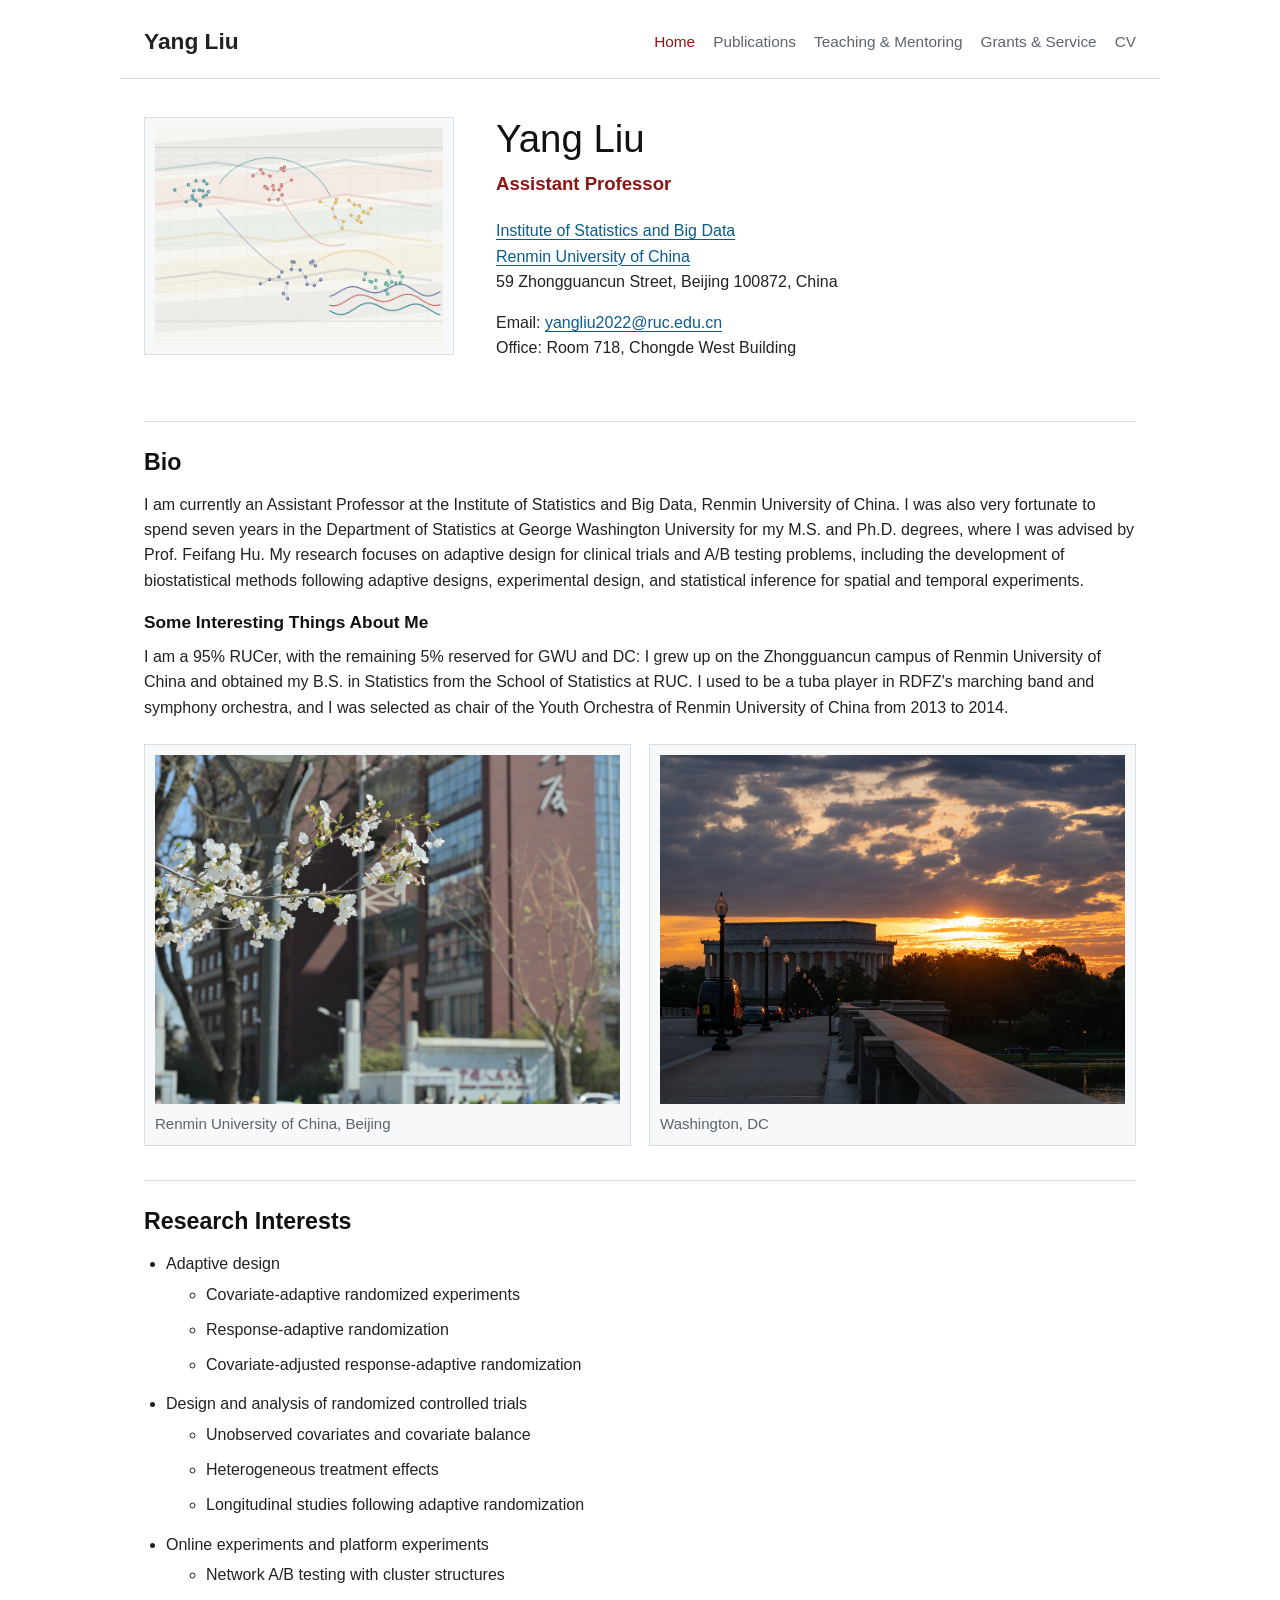
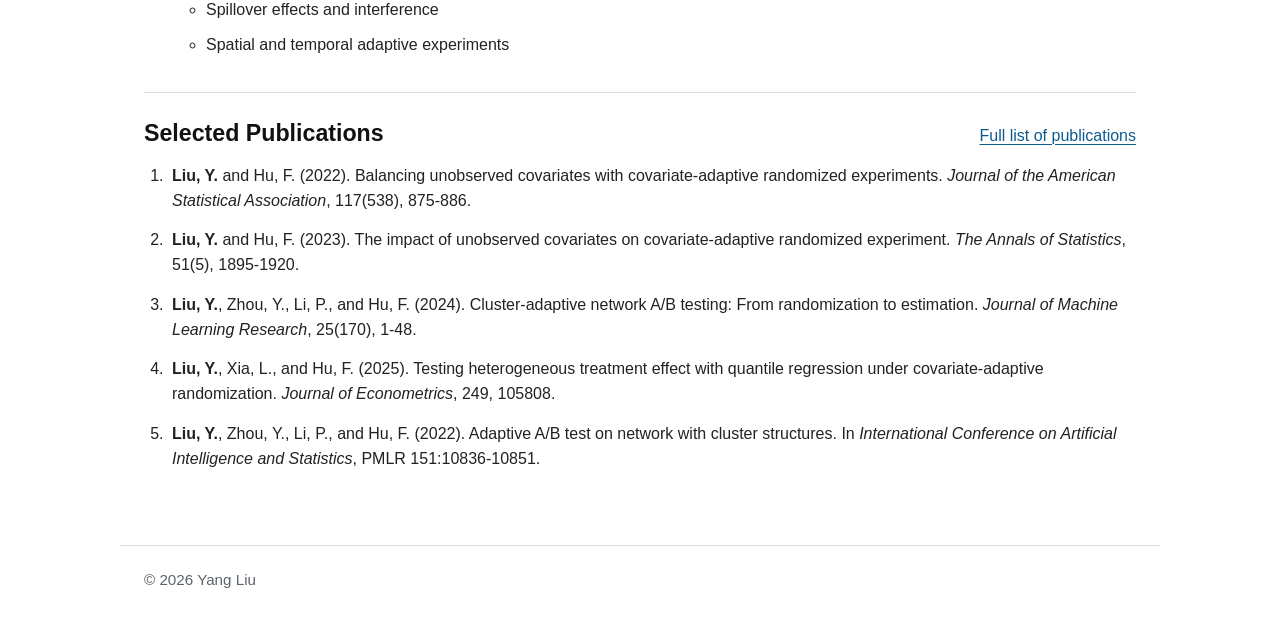
<file: index.html>
<!doctype html>
<html lang="en">
  <head>
    <meta charset="utf-8">
    <meta name="viewport" content="width=device-width, initial-scale=1">
    <meta
      name="description"
      content="Yang Liu is an Assistant Professor at the Institute of Statistics and Big Data, Renmin University of China."
    >
    <title>Yang Liu | Renmin University of China</title>
    <link rel="stylesheet" href="styles.css">
    <script defer src="script.js"></script>
  </head>
  <body data-page="home">
    <a class="skip-link" href="#main">Skip to main content</a>

    <header class="site-header">
      <div class="site-title">
        <a href="index.html">Yang Liu</a>
      </div>
      <button class="nav-toggle" type="button" aria-controls="site-nav" aria-expanded="false">
        <span></span>
        <span></span>
        <span></span>
        <span class="sr-only">Menu</span>
      </button>
      <nav class="site-nav" id="site-nav" aria-label="Primary navigation">
        <a href="index.html" data-nav="home">Home</a>
        <a href="publications.html" data-nav="publications">Publications</a>
        <a href="teaching.html" data-nav="teaching">Teaching &amp; Mentoring</a>
        <a href="service.html" data-nav="service">Grants &amp; Service</a>
        <a href="assets/yang-liu-cv.pdf">CV</a>
      </nav>
    </header>

    <main id="main" class="page">
      <section class="profile">
        <div class="profile-media">
          <img src="assets/research-visual.png" alt="Abstract visualization of experimental design and network structure">
        </div>
        <div class="profile-copy">
          <h1>Yang Liu</h1>
          <p class="position">Assistant Professor</p>
          <p>
            <a href="https://isbd.ruc.edu.cn/">Institute of Statistics and Big Data</a><br>
            <a href="https://www.ruc.edu.cn/">Renmin University of China</a><br>
            59 Zhongguancun Street, Beijing 100872, China
          </p>
          <p>
            Email:
            <a href="mailto:yangliu2022@ruc.edu.cn">yangliu2022@ruc.edu.cn</a><br>
            Office: Room 718, Chongde West Building
          </p>
        </div>
      </section>

      <section class="content-section" aria-labelledby="bio-title">
        <h2 id="bio-title">Bio</h2>
        <p>
          I am currently an Assistant Professor at the Institute of Statistics
          and Big Data, Renmin University of China. I was also very fortunate to
          spend seven years in the Department of Statistics at George Washington
          University for my M.S. and Ph.D. degrees, where I was advised by Prof.
          Feifang Hu. My research focuses on adaptive design for clinical trials
          and A/B testing problems, including the development of biostatistical
          methods following adaptive designs, experimental design, and
          statistical inference for spatial and temporal experiments.
        </p>
        <h3>Some Interesting Things About Me</h3>
        <p>
          I am a 95% RUCer, with the remaining 5% reserved for GWU and DC: I
          grew up on the Zhongguancun campus of Renmin University of China and
          obtained my B.S. in Statistics from the School of Statistics at RUC. I
          used to be a tuba player in RDFZ's marching band and symphony
          orchestra, and I was selected as chair of the Youth Orchestra of Renmin
          University of China from 2013 to 2014.
        </p>
        <div class="bio-photo-grid" aria-label="Photos from Renmin University of China and Washington DC">
          <figure>
            <img src="assets/ruc-campus.jpg" alt="Renmin University of China campus in spring">
            <figcaption>Renmin University of China, Beijing</figcaption>
          </figure>
          <figure>
            <img src="assets/washington-dc.jpg" alt="Washington DC at sunset near the Lincoln Memorial">
            <figcaption>Washington, DC</figcaption>
          </figure>
        </div>
      </section>

      <section class="content-section" aria-labelledby="research-title">
        <h2 id="research-title">Research Interests</h2>
        <ul class="nested-list">
          <li>
            Adaptive design
            <ul>
              <li>Covariate-adaptive randomized experiments</li>
              <li>Response-adaptive randomization</li>
              <li>Covariate-adjusted response-adaptive randomization</li>
            </ul>
          </li>
          <li>
            Design and analysis of randomized controlled trials
            <ul>
              <li>Unobserved covariates and covariate balance</li>
              <li>Heterogeneous treatment effects</li>
              <li>Longitudinal studies following adaptive randomization</li>
            </ul>
          </li>
          <li>
            Online experiments and platform experiments
            <ul>
              <li>Network A/B testing with cluster structures</li>
              <li>Spillover effects and interference</li>
              <li>Spatial and temporal adaptive experiments</li>
            </ul>
          </li>
        </ul>
      </section>

      <section class="content-section" aria-labelledby="selected-publications-title">
        <div class="section-with-link">
          <h2 id="selected-publications-title">Selected Publications</h2>
          <a href="publications.html">Full list of publications</a>
        </div>
        <ol class="publication-list numbered">
          <li>
            <strong>Liu, Y.</strong> and Hu, F. (2022). Balancing unobserved covariates
            with covariate-adaptive randomized experiments.
            <em>Journal of the American Statistical Association</em>, 117(538), 875-886.
          </li>
          <li>
            <strong>Liu, Y.</strong> and Hu, F. (2023). The impact of unobserved covariates
            on covariate-adaptive randomized experiment.
            <em>The Annals of Statistics</em>, 51(5), 1895-1920.
          </li>
          <li>
            <strong>Liu, Y.</strong>, Zhou, Y., Li, P., and Hu, F. (2024). Cluster-adaptive
            network A/B testing: From randomization to estimation.
            <em>Journal of Machine Learning Research</em>, 25(170), 1-48.
          </li>
          <li>
            <strong>Liu, Y.</strong>, Xia, L., and Hu, F. (2025). Testing heterogeneous
            treatment effect with quantile regression under covariate-adaptive randomization.
            <em>Journal of Econometrics</em>, 249, 105808.
          </li>
          <li>
            <strong>Liu, Y.</strong>, Zhou, Y., Li, P., and Hu, F. (2022). Adaptive A/B
            test on network with cluster structures. In
            <em>International Conference on Artificial Intelligence and Statistics</em>,
            PMLR 151:10836-10851.
          </li>
        </ol>
      </section>
    </main>

    <footer class="site-footer">
      <p>&copy; <span data-year></span> Yang Liu</p>
    </footer>
  </body>
</html>
</file>
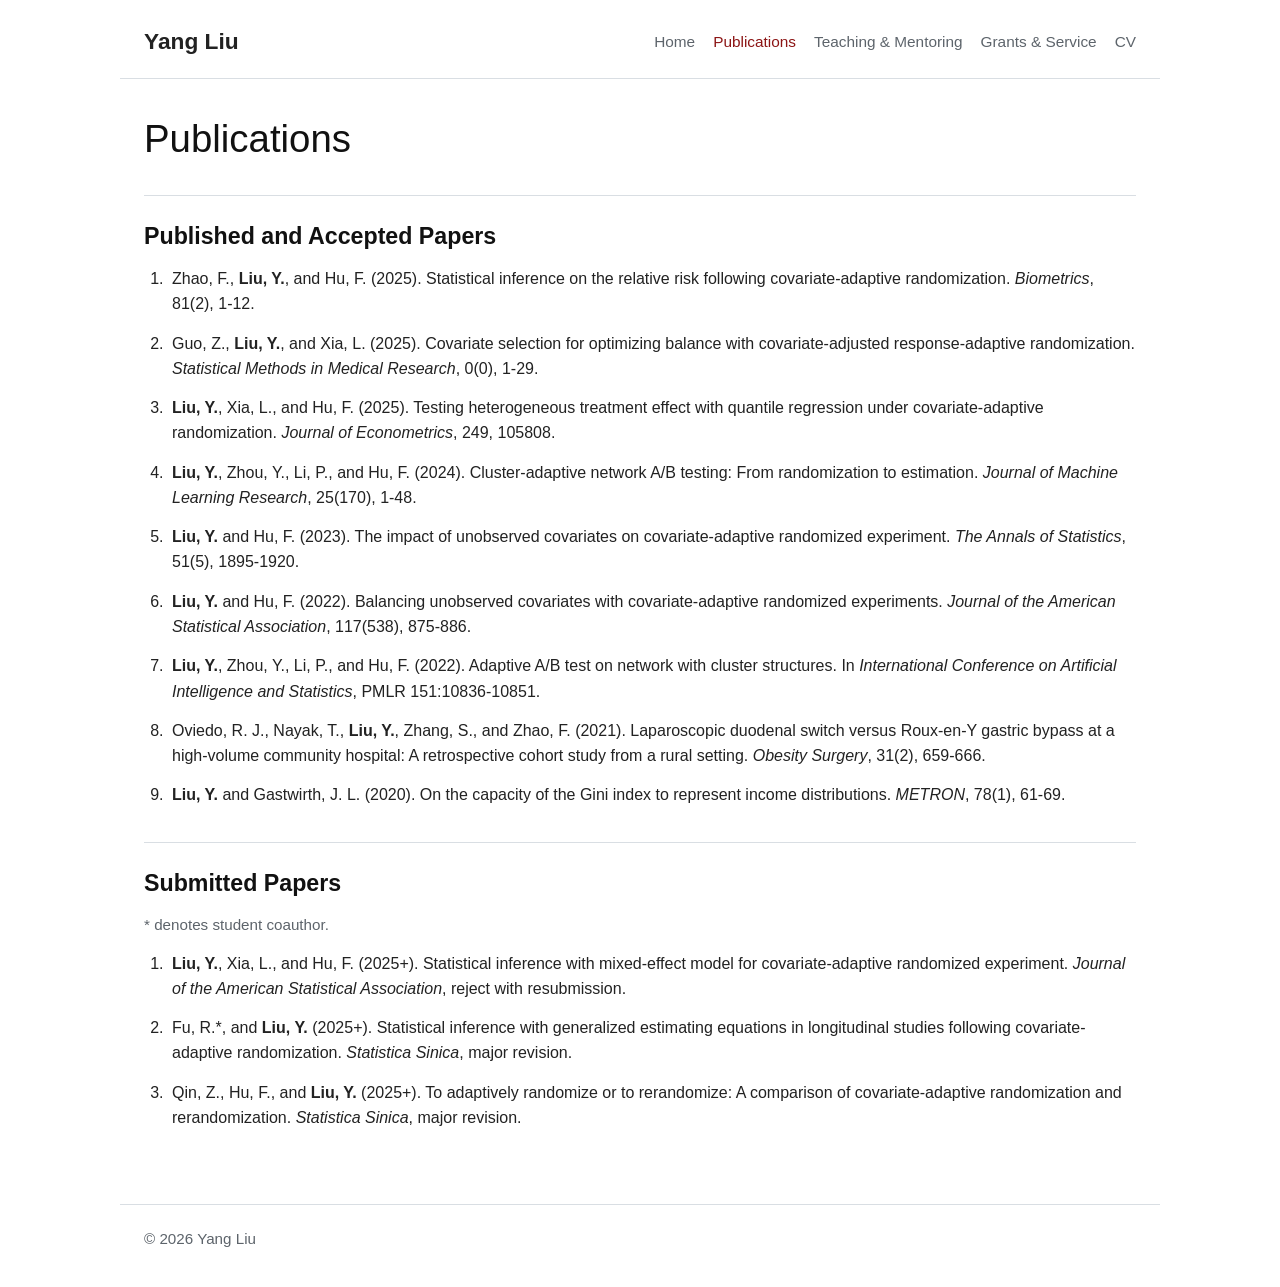
<file: publications.html>
<!doctype html>
<html lang="en">
  <head>
    <meta charset="utf-8">
    <meta name="viewport" content="width=device-width, initial-scale=1">
    <title>Publications | Yang Liu</title>
    <link rel="stylesheet" href="styles.css">
    <script defer src="script.js"></script>
  </head>
  <body data-page="publications">
    <a class="skip-link" href="#main">Skip to main content</a>

    <header class="site-header">
      <div class="site-title">
        <a href="index.html">Yang Liu</a>
      </div>
      <button class="nav-toggle" type="button" aria-controls="site-nav" aria-expanded="false">
        <span></span>
        <span></span>
        <span></span>
        <span class="sr-only">Menu</span>
      </button>
      <nav class="site-nav" id="site-nav" aria-label="Primary navigation">
        <a href="index.html" data-nav="home">Home</a>
        <a href="publications.html" data-nav="publications">Publications</a>
        <a href="teaching.html" data-nav="teaching">Teaching &amp; Mentoring</a>
        <a href="service.html" data-nav="service">Grants &amp; Service</a>
        <a href="assets/yang-liu-cv.pdf">CV</a>
      </nav>
    </header>

    <main id="main" class="page">
      <h1 class="page-title">Publications</h1>

      <section class="content-section" aria-labelledby="published-title">
        <h2 id="published-title">Published and Accepted Papers</h2>
        <ol class="publication-list numbered">
          <li>
            Zhao, F., <strong>Liu, Y.</strong>, and Hu, F. (2025). Statistical inference on
            the relative risk following covariate-adaptive randomization.
            <em>Biometrics</em>, 81(2), 1-12.
          </li>
          <li>
            Guo, Z., <strong>Liu, Y.</strong>, and Xia, L. (2025). Covariate selection for
            optimizing balance with covariate-adjusted response-adaptive randomization.
            <em>Statistical Methods in Medical Research</em>, 0(0), 1-29.
          </li>
          <li>
            <strong>Liu, Y.</strong>, Xia, L., and Hu, F. (2025). Testing heterogeneous
            treatment effect with quantile regression under covariate-adaptive randomization.
            <em>Journal of Econometrics</em>, 249, 105808.
          </li>
          <li>
            <strong>Liu, Y.</strong>, Zhou, Y., Li, P., and Hu, F. (2024). Cluster-adaptive
            network A/B testing: From randomization to estimation.
            <em>Journal of Machine Learning Research</em>, 25(170), 1-48.
          </li>
          <li>
            <strong>Liu, Y.</strong> and Hu, F. (2023). The impact of unobserved covariates
            on covariate-adaptive randomized experiment.
            <em>The Annals of Statistics</em>, 51(5), 1895-1920.
          </li>
          <li>
            <strong>Liu, Y.</strong> and Hu, F. (2022). Balancing unobserved covariates
            with covariate-adaptive randomized experiments.
            <em>Journal of the American Statistical Association</em>, 117(538), 875-886.
          </li>
          <li>
            <strong>Liu, Y.</strong>, Zhou, Y., Li, P., and Hu, F. (2022). Adaptive A/B
            test on network with cluster structures. In
            <em>International Conference on Artificial Intelligence and Statistics</em>,
            PMLR 151:10836-10851.
          </li>
          <li>
            Oviedo, R. J., Nayak, T., <strong>Liu, Y.</strong>, Zhang, S., and Zhao, F.
            (2021). Laparoscopic duodenal switch versus Roux-en-Y gastric bypass at a
            high-volume community hospital: A retrospective cohort study from a rural
            setting. <em>Obesity Surgery</em>, 31(2), 659-666.
          </li>
          <li>
            <strong>Liu, Y.</strong> and Gastwirth, J. L. (2020). On the capacity of the
            Gini index to represent income distributions. <em>METRON</em>, 78(1), 61-69.
          </li>
        </ol>
      </section>

      <section class="content-section" aria-labelledby="submitted-title">
        <h2 id="submitted-title">Submitted Papers</h2>
        <p class="note">* denotes student coauthor.</p>
        <ol class="publication-list numbered">
          <li>
            <strong>Liu, Y.</strong>, Xia, L., and Hu, F. (2025+). Statistical inference
            with mixed-effect model for covariate-adaptive randomized experiment.
            <em>Journal of the American Statistical Association</em>, reject with resubmission.
          </li>
          <li>
            Fu, R.*, and <strong>Liu, Y.</strong> (2025+). Statistical inference with
            generalized estimating equations in longitudinal studies following
            covariate-adaptive randomization. <em>Statistica Sinica</em>, major revision.
          </li>
          <li>
            Qin, Z., Hu, F., and <strong>Liu, Y.</strong> (2025+). To adaptively randomize
            or to rerandomize: A comparison of covariate-adaptive randomization and
            rerandomization. <em>Statistica Sinica</em>, major revision.
          </li>
        </ol>
      </section>
    </main>

    <footer class="site-footer">
      <p>&copy; <span data-year></span> Yang Liu</p>
    </footer>
  </body>
</html>
</file>
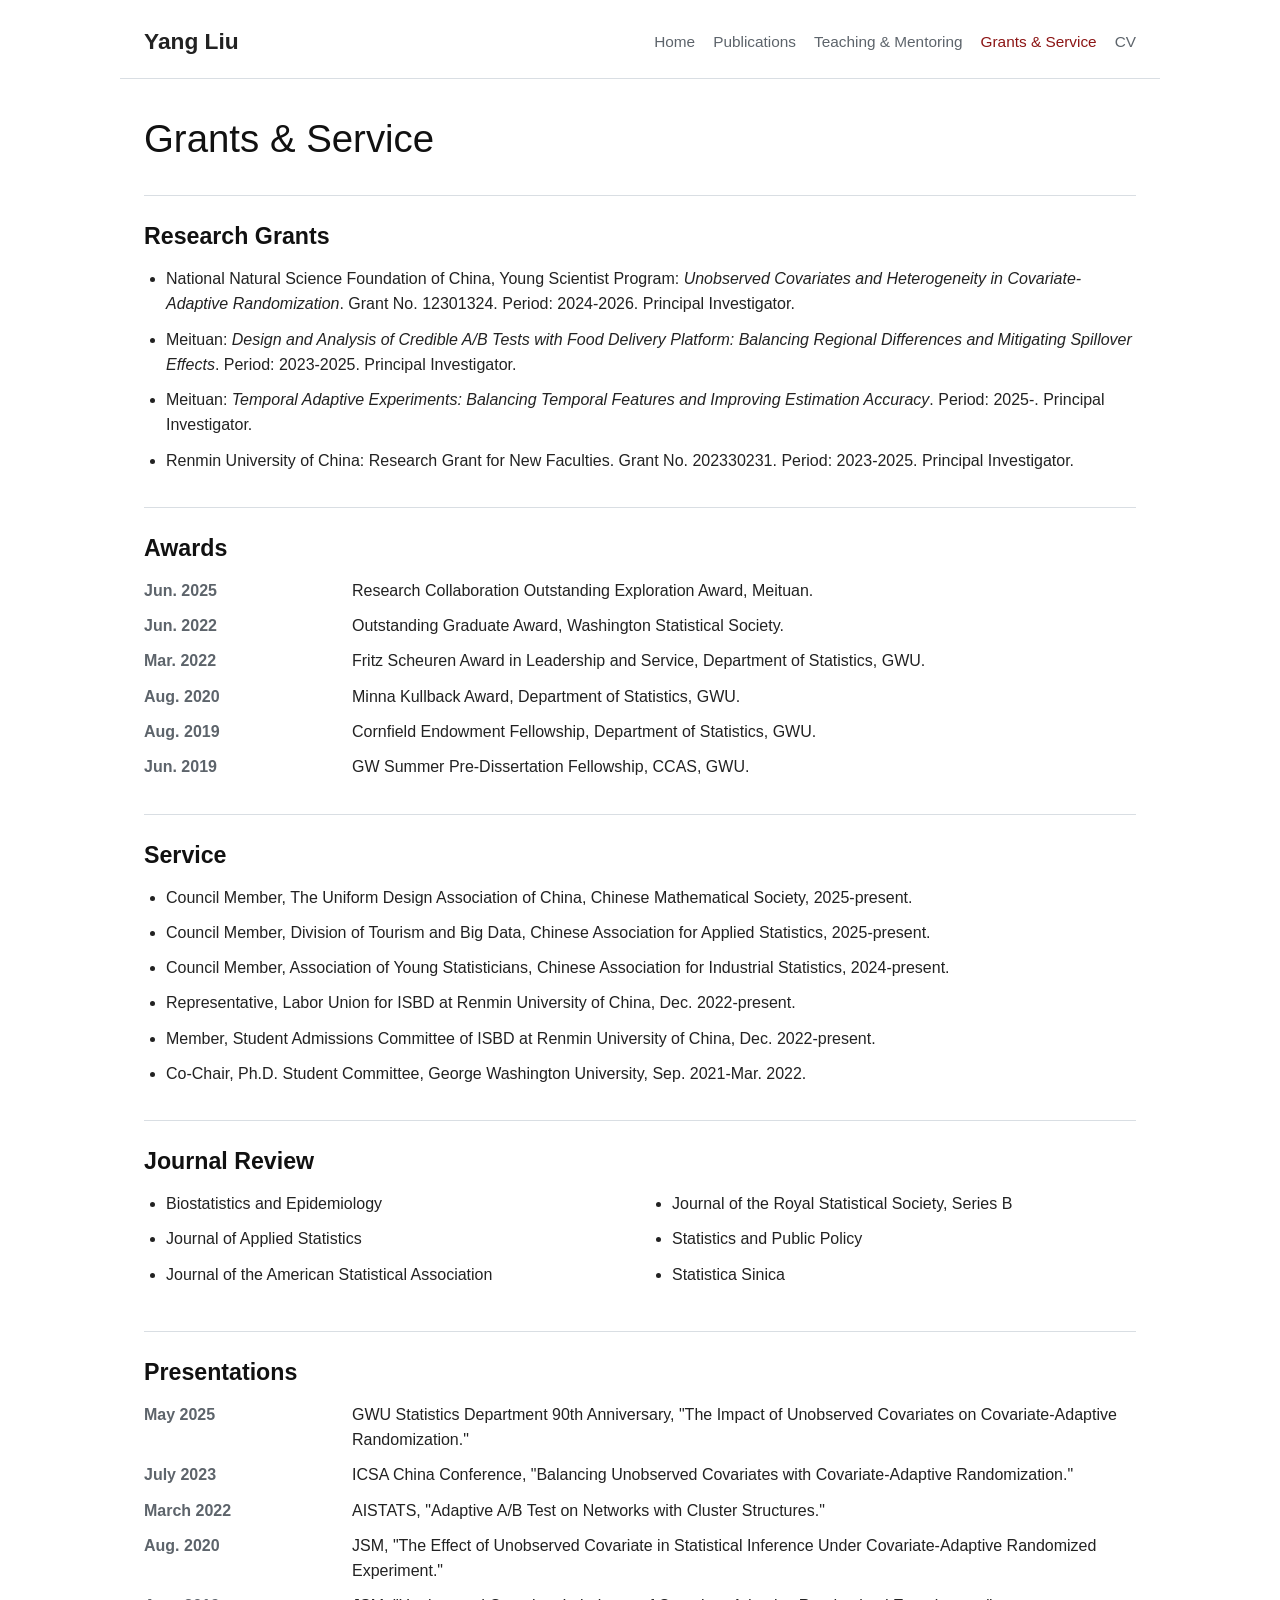
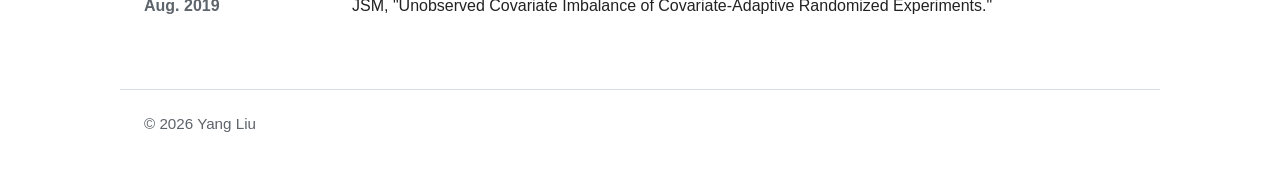
<file: service.html>
<!doctype html>
<html lang="en">
  <head>
    <meta charset="utf-8">
    <meta name="viewport" content="width=device-width, initial-scale=1">
    <title>Grants & Service | Yang Liu</title>
    <link rel="stylesheet" href="styles.css">
    <script defer src="script.js"></script>
  </head>
  <body data-page="service">
    <a class="skip-link" href="#main">Skip to main content</a>

    <header class="site-header">
      <div class="site-title">
        <a href="index.html">Yang Liu</a>
      </div>
      <button class="nav-toggle" type="button" aria-controls="site-nav" aria-expanded="false">
        <span></span>
        <span></span>
        <span></span>
        <span class="sr-only">Menu</span>
      </button>
      <nav class="site-nav" id="site-nav" aria-label="Primary navigation">
        <a href="index.html" data-nav="home">Home</a>
        <a href="publications.html" data-nav="publications">Publications</a>
        <a href="teaching.html" data-nav="teaching">Teaching &amp; Mentoring</a>
        <a href="service.html" data-nav="service">Grants &amp; Service</a>
        <a href="assets/yang-liu-cv.pdf">CV</a>
      </nav>
    </header>

    <main id="main" class="page">
      <h1 class="page-title">Grants &amp; Service</h1>

      <section class="content-section" aria-labelledby="grants-title">
        <h2 id="grants-title">Research Grants</h2>
        <ul class="simple-list">
          <li>
            National Natural Science Foundation of China, Young Scientist Program:
            <em>Unobserved Covariates and Heterogeneity in Covariate-Adaptive Randomization</em>.
            Grant No. 12301324. Period: 2024-2026. Principal Investigator.
          </li>
          <li>
            Meituan:
            <em>Design and Analysis of Credible A/B Tests with Food Delivery Platform:
            Balancing Regional Differences and Mitigating Spillover Effects</em>.
            Period: 2023-2025. Principal Investigator.
          </li>
          <li>
            Meituan:
            <em>Temporal Adaptive Experiments: Balancing Temporal Features and Improving
            Estimation Accuracy</em>. Period: 2025-. Principal Investigator.
          </li>
          <li>
            Renmin University of China: Research Grant for New Faculties.
            Grant No. 202330231. Period: 2023-2025. Principal Investigator.
          </li>
        </ul>
      </section>

      <section class="content-section" aria-labelledby="awards-title">
        <h2 id="awards-title">Awards</h2>
        <ul class="timeline-list compact">
          <li><span>Jun. 2025</span><div>Research Collaboration Outstanding Exploration Award, Meituan.</div></li>
          <li><span>Jun. 2022</span><div>Outstanding Graduate Award, Washington Statistical Society.</div></li>
          <li><span>Mar. 2022</span><div>Fritz Scheuren Award in Leadership and Service, Department of Statistics, GWU.</div></li>
          <li><span>Aug. 2020</span><div>Minna Kullback Award, Department of Statistics, GWU.</div></li>
          <li><span>Aug. 2019</span><div>Cornfield Endowment Fellowship, Department of Statistics, GWU.</div></li>
          <li><span>Jun. 2019</span><div>GW Summer Pre-Dissertation Fellowship, CCAS, GWU.</div></li>
        </ul>
      </section>

      <section class="content-section" aria-labelledby="service-title">
        <h2 id="service-title">Service</h2>
        <ul class="simple-list">
          <li>Council Member, The Uniform Design Association of China, Chinese Mathematical Society, 2025-present.</li>
          <li>Council Member, Division of Tourism and Big Data, Chinese Association for Applied Statistics, 2025-present.</li>
          <li>Council Member, Association of Young Statisticians, Chinese Association for Industrial Statistics, 2024-present.</li>
          <li>Representative, Labor Union for ISBD at Renmin University of China, Dec. 2022-present.</li>
          <li>Member, Student Admissions Committee of ISBD at Renmin University of China, Dec. 2022-present.</li>
          <li>Co-Chair, Ph.D. Student Committee, George Washington University, Sep. 2021-Mar. 2022.</li>
        </ul>
      </section>

      <section class="content-section" aria-labelledby="review-title">
        <h2 id="review-title">Journal Review</h2>
        <ul class="columns-list">
          <li>Biostatistics and Epidemiology</li>
          <li>Journal of Applied Statistics</li>
          <li>Journal of the American Statistical Association</li>
          <li>Journal of the Royal Statistical Society, Series B</li>
          <li>Statistics and Public Policy</li>
          <li>Statistica Sinica</li>
        </ul>
      </section>

      <section class="content-section" aria-labelledby="talks-title">
        <h2 id="talks-title">Presentations</h2>
        <ul class="timeline-list compact">
          <li>
            <span>May 2025</span>
            <div>
              GWU Statistics Department 90th Anniversary, "The Impact of Unobserved
              Covariates on Covariate-Adaptive Randomization."
            </div>
          </li>
          <li>
            <span>July 2023</span>
            <div>
              ICSA China Conference, "Balancing Unobserved Covariates with
              Covariate-Adaptive Randomization."
            </div>
          </li>
          <li>
            <span>March 2022</span>
            <div>AISTATS, "Adaptive A/B Test on Networks with Cluster Structures."</div>
          </li>
          <li>
            <span>Aug. 2020</span>
            <div>
              JSM, "The Effect of Unobserved Covariate in Statistical Inference Under
              Covariate-Adaptive Randomized Experiment."
            </div>
          </li>
          <li>
            <span>Aug. 2019</span>
            <div>JSM, "Unobserved Covariate Imbalance of Covariate-Adaptive Randomized Experiments."</div>
          </li>
        </ul>
      </section>
    </main>

    <footer class="site-footer">
      <p>&copy; <span data-year></span> Yang Liu</p>
    </footer>
  </body>
</html>
</file>
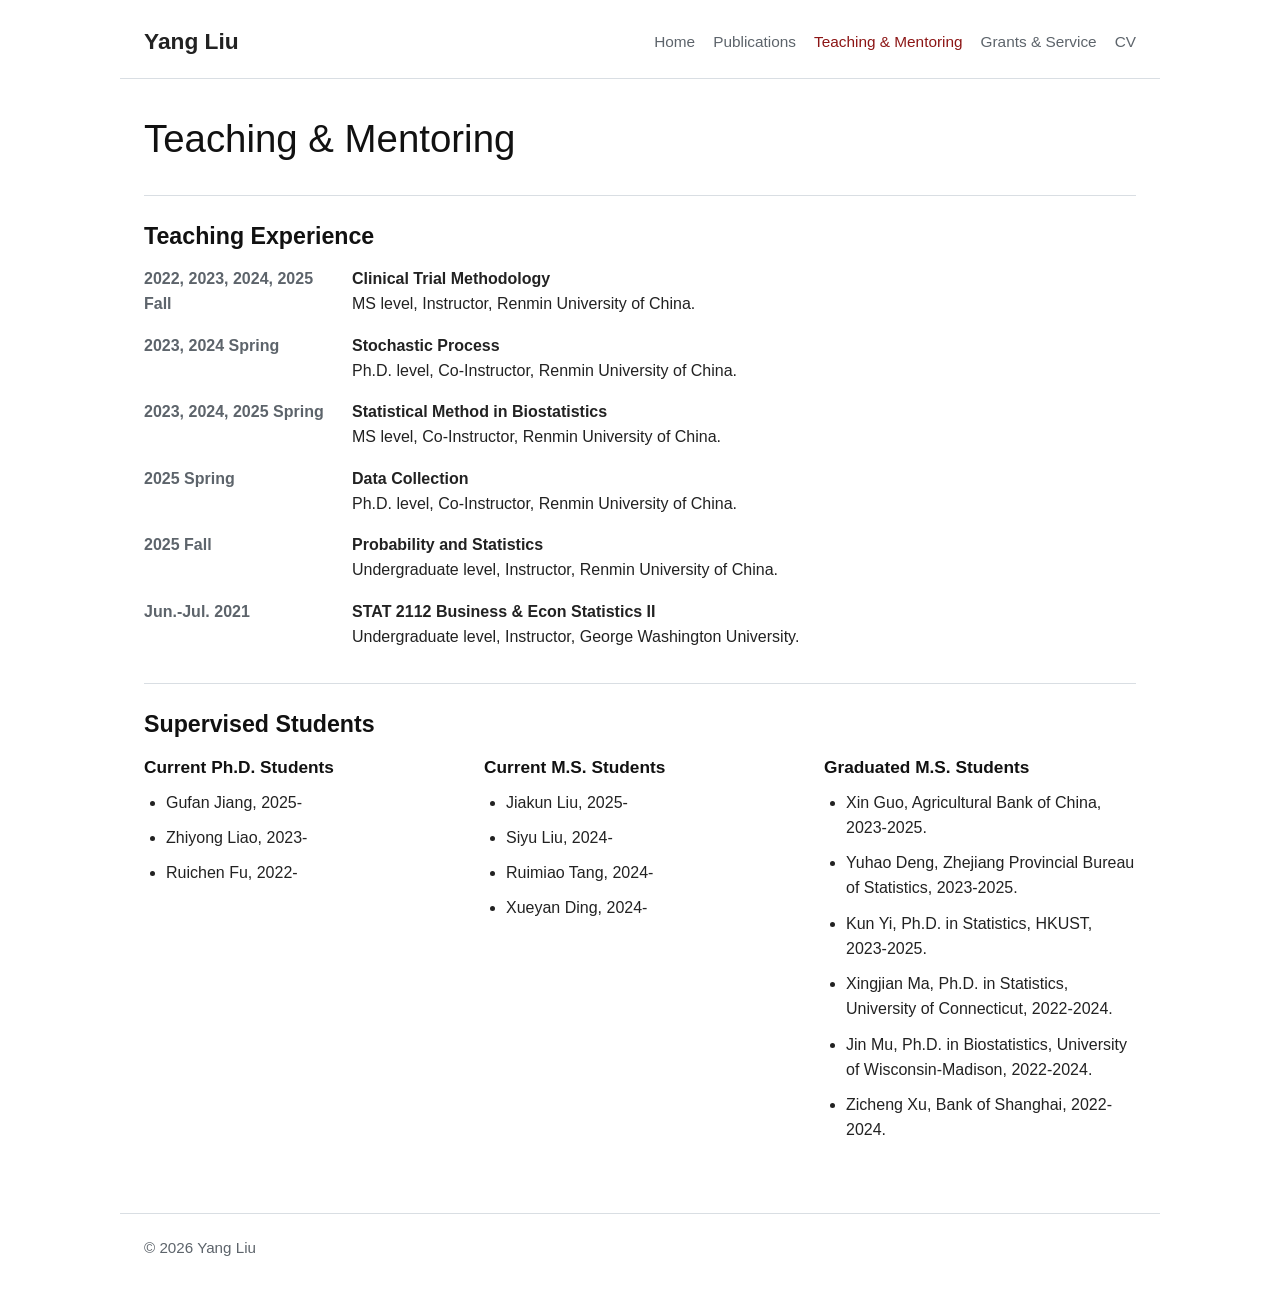
<file: teaching.html>
<!doctype html>
<html lang="en">
  <head>
    <meta charset="utf-8">
    <meta name="viewport" content="width=device-width, initial-scale=1">
    <title>Teaching & Mentoring | Yang Liu</title>
    <link rel="stylesheet" href="styles.css">
    <script defer src="script.js"></script>
  </head>
  <body data-page="teaching">
    <a class="skip-link" href="#main">Skip to main content</a>

    <header class="site-header">
      <div class="site-title">
        <a href="index.html">Yang Liu</a>
      </div>
      <button class="nav-toggle" type="button" aria-controls="site-nav" aria-expanded="false">
        <span></span>
        <span></span>
        <span></span>
        <span class="sr-only">Menu</span>
      </button>
      <nav class="site-nav" id="site-nav" aria-label="Primary navigation">
        <a href="index.html" data-nav="home">Home</a>
        <a href="publications.html" data-nav="publications">Publications</a>
        <a href="teaching.html" data-nav="teaching">Teaching &amp; Mentoring</a>
        <a href="service.html" data-nav="service">Grants &amp; Service</a>
        <a href="assets/yang-liu-cv.pdf">CV</a>
      </nav>
    </header>

    <main id="main" class="page">
      <h1 class="page-title">Teaching &amp; Mentoring</h1>

      <section class="content-section" aria-labelledby="teaching-title">
        <h2 id="teaching-title">Teaching Experience</h2>
        <ul class="timeline-list">
          <li>
            <span>2022, 2023, 2024, 2025 Fall</span>
            <div>
              <strong>Clinical Trial Methodology</strong><br>
              MS level, Instructor, Renmin University of China.
            </div>
          </li>
          <li>
            <span>2023, 2024 Spring</span>
            <div>
              <strong>Stochastic Process</strong><br>
              Ph.D. level, Co-Instructor, Renmin University of China.
            </div>
          </li>
          <li>
            <span>2023, 2024, 2025 Spring</span>
            <div>
              <strong>Statistical Method in Biostatistics</strong><br>
              MS level, Co-Instructor, Renmin University of China.
            </div>
          </li>
          <li>
            <span>2025 Spring</span>
            <div>
              <strong>Data Collection</strong><br>
              Ph.D. level, Co-Instructor, Renmin University of China.
            </div>
          </li>
          <li>
            <span>2025 Fall</span>
            <div>
              <strong>Probability and Statistics</strong><br>
              Undergraduate level, Instructor, Renmin University of China.
            </div>
          </li>
          <li>
            <span>Jun.-Jul. 2021</span>
            <div>
              <strong>STAT 2112 Business &amp; Econ Statistics II</strong><br>
              Undergraduate level, Instructor, George Washington University.
            </div>
          </li>
        </ul>
      </section>

      <section class="content-section" aria-labelledby="students-title">
        <h2 id="students-title">Supervised Students</h2>
        <div class="student-grid">
          <section aria-labelledby="phd-title">
            <h3 id="phd-title">Current Ph.D. Students</h3>
            <ul class="simple-list">
              <li>Gufan Jiang, 2025-</li>
              <li>Zhiyong Liao, 2023-</li>
              <li>Ruichen Fu, 2022-</li>
            </ul>
          </section>
          <section aria-labelledby="ms-title">
            <h3 id="ms-title">Current M.S. Students</h3>
            <ul class="simple-list">
              <li>Jiakun Liu, 2025-</li>
              <li>Siyu Liu, 2024-</li>
              <li>Ruimiao Tang, 2024-</li>
              <li>Xueyan Ding, 2024-</li>
            </ul>
          </section>
          <section aria-labelledby="grad-title">
            <h3 id="grad-title">Graduated M.S. Students</h3>
            <ul class="simple-list">
              <li>Xin Guo, Agricultural Bank of China, 2023-2025.</li>
              <li>Yuhao Deng, Zhejiang Provincial Bureau of Statistics, 2023-2025.</li>
              <li>Kun Yi, Ph.D. in Statistics, HKUST, 2023-2025.</li>
              <li>Xingjian Ma, Ph.D. in Statistics, University of Connecticut, 2022-2024.</li>
              <li>Jin Mu, Ph.D. in Biostatistics, University of Wisconsin-Madison, 2022-2024.</li>
              <li>Zicheng Xu, Bank of Shanghai, 2022-2024.</li>
            </ul>
          </section>
        </div>
      </section>
    </main>

    <footer class="site-footer">
      <p>&copy; <span data-year></span> Yang Liu</p>
    </footer>
  </body>
</html>
</file>
<file: styles.css>
:root {
  --text: #222222;
  --muted: #5d646b;
  --link: #0c5b8e;
  --link-dark: #073d61;
  --border: #d9dee3;
  --bg: #ffffff;
  --bg-soft: #f6f8fa;
  --accent: #8c1515;
  --max-width: 1040px;
}

* {
  box-sizing: border-box;
}

html {
  scroll-behavior: smooth;
}

body {
  margin: 0;
  color: var(--text);
  background: var(--bg);
  font-family: Arial, Helvetica, sans-serif;
  font-size: 16px;
  line-height: 1.58;
  overflow-wrap: break-word;
}

a {
  color: var(--link);
  text-decoration-thickness: 1px;
  text-underline-offset: 3px;
}

a:hover,
a:focus-visible {
  color: var(--link-dark);
}

img {
  display: block;
  max-width: 100%;
}

.skip-link {
  position: fixed;
  top: 10px;
  left: 10px;
  z-index: 1000;
  padding: 8px 12px;
  color: #ffffff;
  background: #111111;
  transform: translateY(-140%);
}

.skip-link:focus {
  transform: translateY(0);
}

.sr-only {
  position: absolute;
  width: 1px;
  height: 1px;
  padding: 0;
  margin: -1px;
  overflow: hidden;
  clip: rect(0, 0, 0, 0);
  white-space: nowrap;
  border: 0;
}

.site-header {
  display: flex;
  max-width: var(--max-width);
  align-items: center;
  justify-content: space-between;
  gap: 24px;
  margin: 0 auto;
  padding: 24px 24px 18px;
  border-bottom: 1px solid var(--border);
}

.site-title a {
  color: var(--text);
  font-size: 1.42rem;
  font-weight: 700;
  text-decoration: none;
}

.site-nav {
  display: flex;
  flex-wrap: wrap;
  align-items: center;
  justify-content: flex-end;
  gap: 6px 18px;
  font-size: 0.96rem;
}

.site-nav a {
  color: var(--muted);
  text-decoration: none;
}

.site-nav a:hover,
.site-nav a:focus-visible,
.site-nav a[aria-current="page"] {
  color: var(--accent);
}

.nav-toggle {
  display: none;
  width: 42px;
  height: 38px;
  padding: 7px 8px;
  border: 1px solid var(--border);
  background: #ffffff;
}

.nav-toggle span:not(.sr-only) {
  display: block;
  height: 2px;
  margin: 5px 0;
  background: var(--text);
}

.page {
  max-width: var(--max-width);
  margin: 0 auto;
  padding: 38px 24px 60px;
  overflow-x: hidden;
}

.profile {
  display: grid;
  grid-template-columns: 310px minmax(0, 1fr);
  gap: 42px;
  align-items: start;
  margin-bottom: 44px;
}

.profile-media {
  padding: 10px;
  background: var(--bg-soft);
  border: 1px solid var(--border);
}

.profile-media img {
  aspect-ratio: 4 / 3;
  width: 100%;
  object-fit: cover;
}

.profile-copy h1,
.page-title {
  margin: 0 0 8px;
  color: #111111;
  font-size: 2.4rem;
  font-weight: 500;
  line-height: 1.15;
}

.profile-copy,
.content-section,
.student-grid > section {
  min-width: 0;
}

.position {
  margin: 0 0 20px;
  color: var(--accent);
  font-size: 1.16rem;
  font-weight: 700;
}

.profile-links {
  display: flex;
  flex-wrap: wrap;
  gap: 8px 14px;
  margin-top: 20px;
}

.profile-links a {
  display: inline-block;
  padding: 7px 12px;
  color: #ffffff;
  background: var(--accent);
  text-decoration: none;
}

.content-section {
  margin-top: 34px;
  padding-top: 26px;
  border-top: 1px solid var(--border);
}

.content-section:first-child {
  margin-top: 0;
}

.content-section h2 {
  margin: 0 0 15px;
  color: #111111;
  font-size: 1.45rem;
  font-weight: 600;
  line-height: 1.25;
}

.content-section h3 {
  margin: 16px 0 8px;
  color: #111111;
  font-size: 1.08rem;
}

.content-section p {
  margin: 0 0 14px;
}

.simple-list,
.nested-list,
.publication-list,
.timeline-list,
.columns-list {
  margin: 0;
  padding-left: 22px;
}

.simple-list li,
.nested-list li,
.publication-list li,
.timeline-list li,
.columns-list li {
  margin-bottom: 10px;
}

.nested-list > li {
  margin-bottom: 14px;
}

.nested-list ul {
  margin-top: 5px;
}

.publication-list {
  padding-left: 0;
  list-style: none;
}

.publication-list.numbered {
  padding-left: 24px;
  list-style: decimal;
}

.publication-list li {
  margin-bottom: 14px;
}

.publication-list.numbered li {
  padding-left: 4px;
}

.section-with-link {
  display: flex;
  align-items: baseline;
  justify-content: space-between;
  gap: 16px;
}

.section-with-link h2 {
  margin-bottom: 15px;
}

.section-with-link a {
  white-space: nowrap;
}

.note {
  color: var(--muted);
  font-size: 0.95rem;
}

.bio-photo-grid {
  display: grid;
  grid-template-columns: repeat(2, minmax(0, 1fr));
  gap: 18px;
  margin-top: 24px;
}

.bio-photo-grid figure {
  margin: 0;
  padding: 10px;
  background: var(--bg-soft);
  border: 1px solid var(--border);
}

.bio-photo-grid img {
  width: 100%;
  aspect-ratio: 4 / 3;
  object-fit: cover;
}

.bio-photo-grid figcaption {
  margin-top: 8px;
  color: var(--muted);
  font-size: 0.94rem;
}

.timeline-list {
  padding-left: 0;
  list-style: none;
}

.timeline-list li {
  display: grid;
  grid-template-columns: 190px minmax(0, 1fr);
  gap: 18px;
  margin-bottom: 16px;
}

.timeline-list.compact li {
  margin-bottom: 10px;
}

.timeline-list span {
  color: var(--muted);
  font-weight: 700;
}

.student-grid {
  display: grid;
  grid-template-columns: repeat(3, minmax(0, 1fr));
  gap: 28px;
}

.student-grid h3 {
  margin-top: 0;
}

.columns-list {
  column-count: 2;
  column-gap: 42px;
}

.site-footer {
  max-width: var(--max-width);
  margin: 0 auto;
  padding: 22px 24px 36px;
  color: var(--muted);
  border-top: 1px solid var(--border);
  font-size: 0.95rem;
}

.site-footer p {
  margin: 0;
}

@media (max-width: 760px) {
  .site-header {
    align-items: flex-start;
    padding: 18px 18px 14px;
  }

  .nav-toggle {
    display: block;
  }

  .site-nav {
    display: none;
    width: 100%;
    flex-basis: 100%;
    justify-content: flex-start;
    padding-top: 14px;
  }

  .site-header {
    flex-wrap: wrap;
  }

  .site-nav.is-open {
    display: grid;
    gap: 10px;
  }

  .profile,
  .student-grid,
  .bio-photo-grid {
    grid-template-columns: 1fr;
  }

  .profile {
    gap: 24px;
  }

  .profile-media {
    max-width: 360px;
  }

  .section-with-link {
    display: block;
  }

  .timeline-list li {
    grid-template-columns: 1fr;
    gap: 2px;
  }

  .columns-list {
    column-count: 1;
  }
}

@media (max-width: 460px) {
  .page {
    padding: 28px 18px 46px;
  }

  .profile-copy h1,
  .page-title {
    font-size: 2rem;
  }

  .site-title a {
    font-size: 1.24rem;
  }
}
</file>
